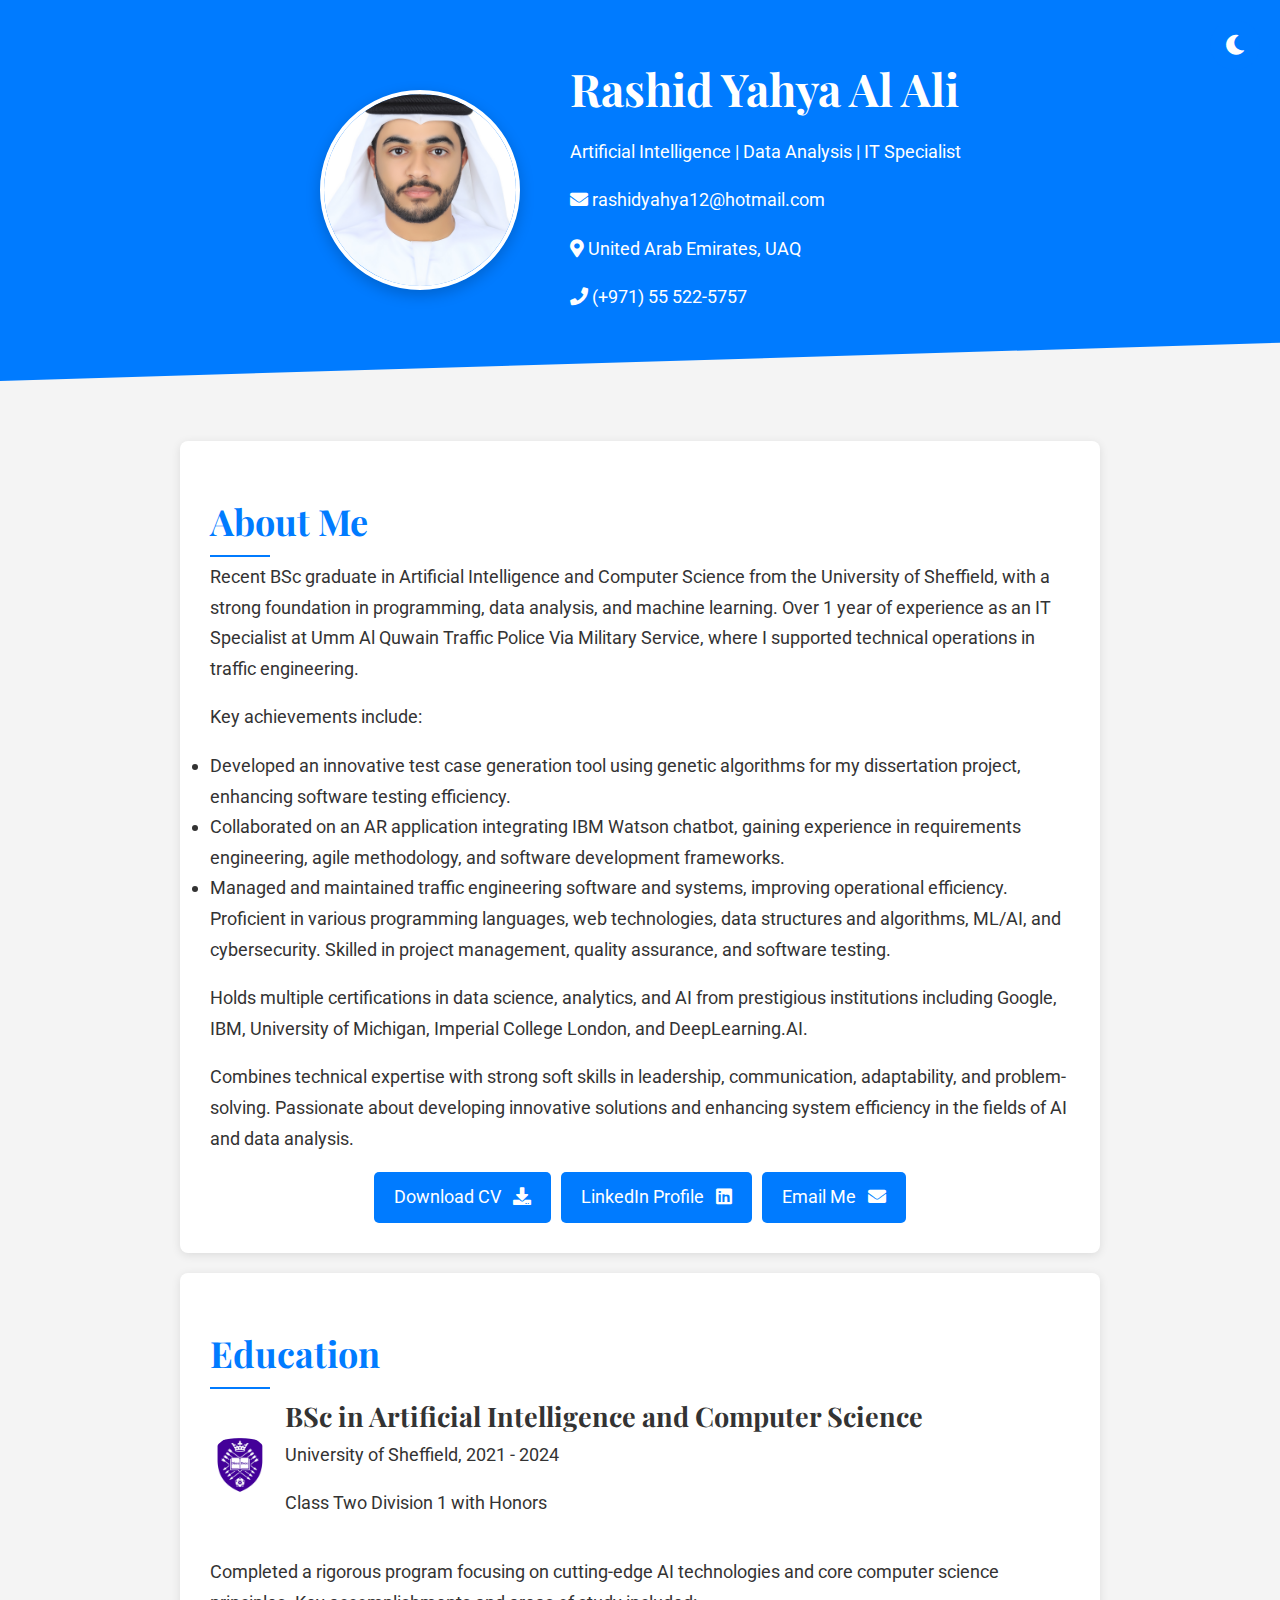
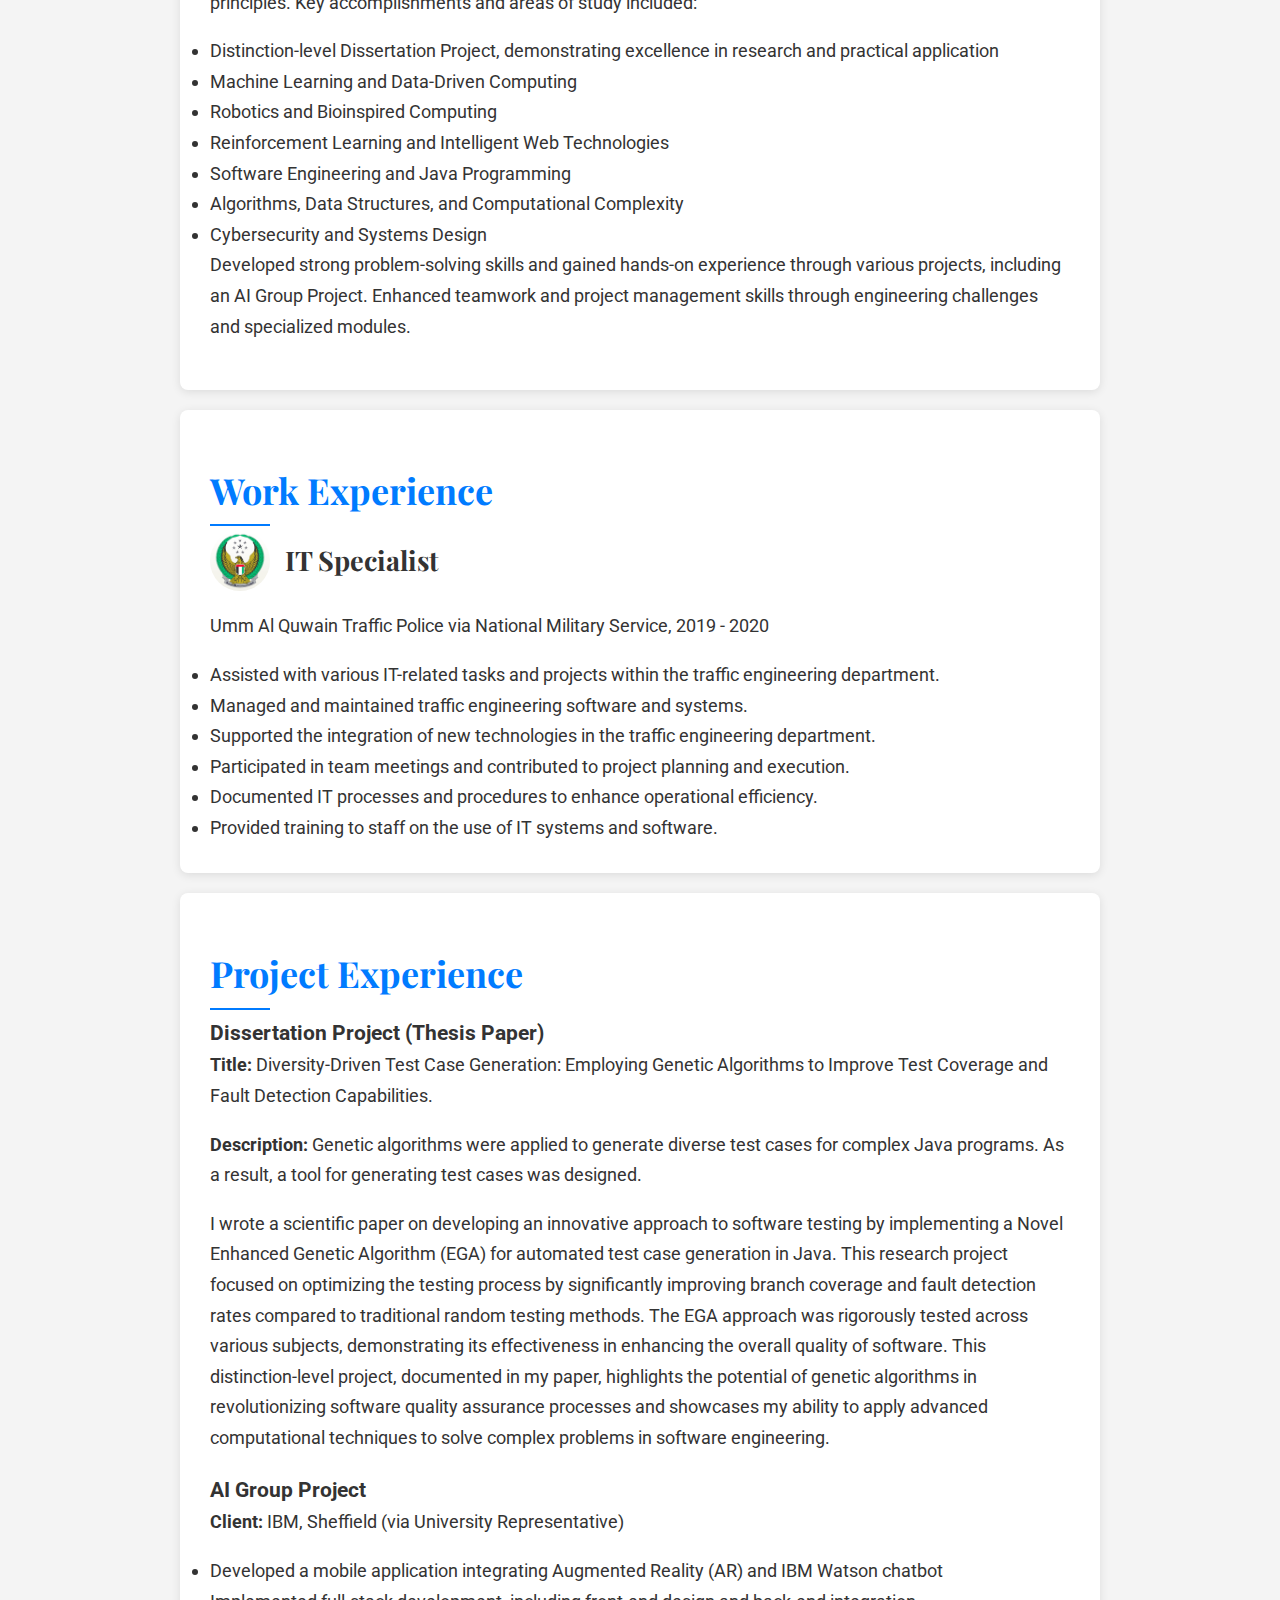
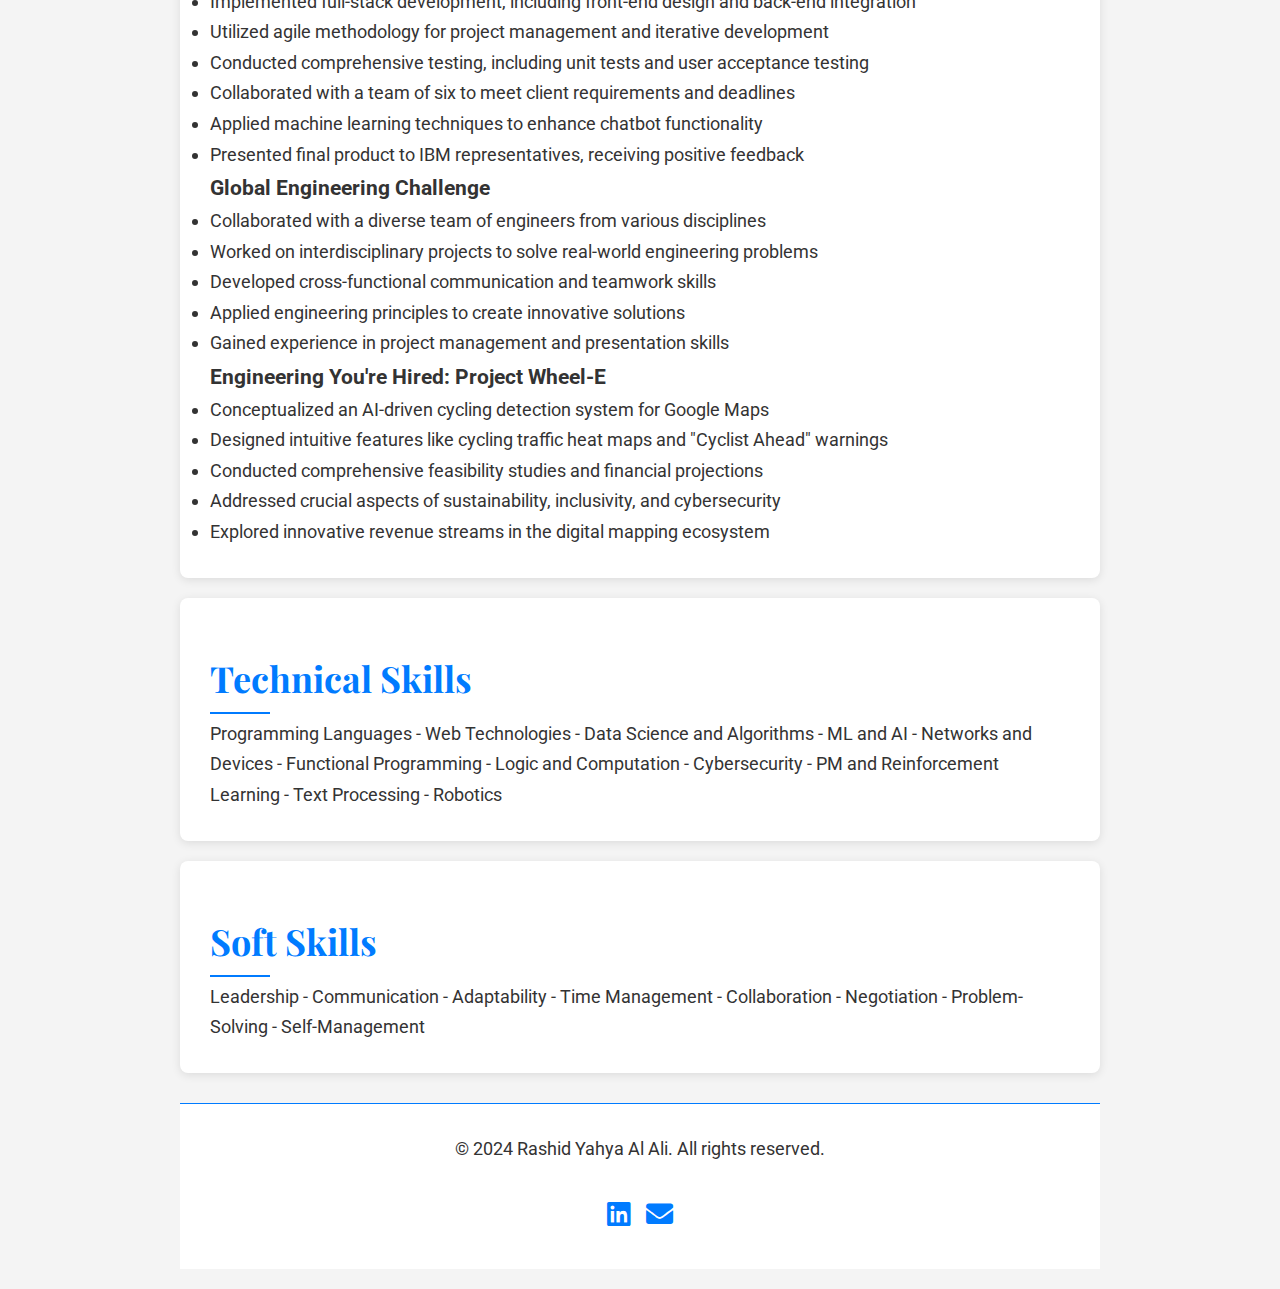
<file: index.html>
<!DOCTYPE html>
<html lang="en">

<head>
    <meta charset="UTF-8">
    <meta name="viewport" content="width=device-width, initial-scale=1.0">
    <title>Rashid Al Ali-CV</title>
    <link rel="icon" href="favicon.ico" type="image/x-icon">
    <link href="https://fonts.googleapis.com/css2?family=Roboto:wght@300;400;700&family=Playfair+Display:wght@400;700&display=swap" rel="stylesheet">
    <link href="https://cdnjs.cloudflare.com/ajax/libs/font-awesome/6.0.0-beta3/css/all.min.css" rel="stylesheet">
    <link rel="stylesheet" href="https://cdnjs.cloudflare.com/ajax/libs/font-awesome/5.15.4/css/all.min.css">
    <link href="css/style.css" rel="stylesheet" />
</head>

<body>
  <button class="toggle-mode" onclick="toggleMode()">
    <i class="fas fa-moon"></i>
    <i class="fas fa-sun"></i>
  </button>

    <header>
        <div class="header-content">
            <img src="/images/pi.jpg" alt="Rashid Yahya Al Ali" class="profile-photo">
            <div class="header-text">
                <h1>Rashid Yahya Al Ali</h1>
                <p>Artificial Intelligence | Data Analysis | IT Specialist</p>
                <div class="contact-info">
                    <p><i class="fas fa-envelope"></i> rashidyahya12@hotmail.com</p>
                    <p><i class="fas fa-map-marker-alt"></i> United Arab Emirates, UAQ</p>
                    <p><i class="fas fa-phone"></i> (+971) 55 522-5757</p>
                </div>
            </div>
        </div>
    </header>

    <div class="container">
      <section class="section fade-in">
        <h2>About Me</h2>
        <p>Recent BSc graduate in Artificial Intelligence and Computer Science from the University of Sheffield, with a strong foundation in programming, data analysis, and machine learning. Over 1 year of experience as an IT Specialist at Umm Al Quwain Traffic Police Via Military Service, where I supported technical operations in traffic engineering.</p>
        <p>Key achievements include:</p>
        <ul>
            <li>Developed an innovative test case generation tool using genetic algorithms for my dissertation project, enhancing software testing efficiency.</li>
            <li>Collaborated on an AR application integrating IBM Watson chatbot, gaining experience in requirements engineering, agile methodology, and software development frameworks.</li>
            <li>Managed and maintained traffic engineering software and systems, improving operational efficiency.</li>
        </ul>
        <p>Proficient in various programming languages, web technologies, data structures and algorithms, ML/AI, and cybersecurity. Skilled in project management, quality assurance, and software testing.</p>
        <p>Holds multiple certifications in data science, analytics, and AI from prestigious institutions including Google, IBM, University of Michigan, Imperial College London, and DeepLearning.AI.</p>
        <p>Combines technical expertise with strong soft skills in leadership, communication, adaptability, and problem-solving. Passionate about developing innovative solutions and enhancing system efficiency in the fields of AI and data analysis.</p>
        <div class="about-links">
            <a href="/pdf/CV.pdf" target="_blank" class="btn">Download CV <i class="fas fa-download"></i></a>
            <a href="https://www.linkedin.com/in/rashid-al-ali-72146621b/" target="_blank" class="btn">LinkedIn Profile <i class="fab fa-linkedin"></i></a>
            <a href="mailto:rashidyahya12@hotmail.com" class="btn">Email Me <i class="fas fa-envelope"></i></a>
        </div>
    </section>

        <section class="section fade-in">
          <h2>Education</h2>
          <div class="education-header">
              <img src="/images/unnamed.png" alt="University of Sheffield logo" class="edu-logo">
              <div>
                  <h3>BSc in Artificial Intelligence and Computer Science</h3>
                  <p>University of Sheffield, 2021 - 2024</p>
                  <p>Class Two Division 1 with Honors</p>
              </div>
          </div>
          <p>Completed a rigorous program focusing on cutting-edge AI technologies and core computer science principles. Key accomplishments and areas of study included:</p>
          <ul>
              <li>Distinction-level Dissertation Project, demonstrating excellence in research and practical application</li>
              <li>Machine Learning and Data-Driven Computing</li>
              <li>Robotics and Bioinspired Computing</li>
              <li>Reinforcement Learning and Intelligent Web Technologies</li>
              <li>Software Engineering and Java Programming</li>
              <li>Algorithms, Data Structures, and Computational Complexity</li>
              <li>Cybersecurity and Systems Design</li>
          </ul>
          <p>Developed strong problem-solving skills and gained hands-on experience through various projects, including an AI Group Project. Enhanced teamwork and project management skills through engineering challenges and specialized modules.</p>
      </section>

      <section class="section fade-in">
          <h2>Work Experience</h2>
          <div class="experience-header">
              <img src="/images/prime.png" alt="Umm Al Quwain Police logo" class="experience-logo">
              <h3>IT Specialist</h3>
          </div>
          <p>Umm Al Quwain Traffic Police via National Military Service, 2019 - 2020</p>
          <ul>
              <li>Assisted with various IT-related tasks and projects within the traffic engineering department.</li>
              <li>Managed and maintained traffic engineering software and systems.</li>
              <li>Supported the integration of new technologies in the traffic engineering department.</li>
              <li>Participated in team meetings and contributed to project planning and execution.</li>
              <li>Documented IT processes and procedures to enhance operational efficiency.</li>
              <li>Provided training to staff on the use of IT systems and software.</li>
          </ul>
      </section>

        <section class="section fade-in">
          <h2>Project Experience</h2>
          <div class="project">
              <h3>Dissertation Project (Thesis Paper)</h3>
              <p><strong>Title:</strong> Diversity-Driven Test Case Generation: Employing Genetic Algorithms to Improve Test Coverage and Fault Detection Capabilities.</p>
              <p><strong>Description:</strong> Genetic algorithms were applied to generate diverse test cases for complex Java programs. As a result, a tool for generating test cases was designed.</p>
              <p>I wrote a scientific paper on developing an innovative approach to software testing by implementing a Novel Enhanced Genetic Algorithm (EGA) for automated test case generation in Java. This research project focused on optimizing the testing process by significantly improving branch coverage and fault detection rates compared to traditional random testing methods. The EGA approach was rigorously tested across various subjects, demonstrating its effectiveness in enhancing the overall quality of software. This distinction-level project, documented in my paper, highlights the potential of genetic algorithms in revolutionizing software quality assurance processes and showcases my ability to apply advanced computational techniques to solve complex problems in software engineering.</p>
          </div>

            <div class="project">
                <h3>AI Group Project</h3>
                <p><strong>Client:</strong> IBM, Sheffield (via University Representative)</p>
                <ul>
                    <li>Developed a mobile application integrating Augmented Reality (AR) and IBM Watson chatbot</li>
                    <li>Implemented full-stack development, including front-end design and back-end integration</li>
                    <li>Utilized agile methodology for project management and iterative development</li>
                    <li>Conducted comprehensive testing, including unit tests and user acceptance testing</li>
                    <li>Collaborated with a team of six to meet client requirements and deadlines</li>
                    <li>Applied machine learning techniques to enhance chatbot functionality</li>
                    <li>Presented final product to IBM representatives, receiving positive feedback</li>
                </ul>
            </div>

            <div class="project">
                <h3>Global Engineering Challenge</h3>
                <ul>
                    <li>Collaborated with a diverse team of engineers from various disciplines</li>
                    <li>Worked on interdisciplinary projects to solve real-world engineering problems</li>
                    <li>Developed cross-functional communication and teamwork skills</li>
                    <li>Applied engineering principles to create innovative solutions</li>
                    <li>Gained experience in project management and presentation skills</li>
                </ul>
            </div>

            <div class="project">
                <h3>Engineering You're Hired: Project Wheel-E</h3>
                <ul>
                    <li>Conceptualized an AI-driven cycling detection system for Google Maps</li>
                    <li>Designed intuitive features like cycling traffic heat maps and "Cyclist Ahead" warnings</li>
                    <li>Conducted comprehensive feasibility studies and financial projections</li>
                    <li>Addressed crucial aspects of sustainability, inclusivity, and cybersecurity</li>
                    <li>Explored innovative revenue streams in the digital mapping ecosystem</li>
                </ul>
            </div>
        </section>

        <section class="section fade-in">
          <h2>Technical Skills</h2>
          <div class="skills-grid">
              <span class="skill-category">Programming Languages</span> - 
              <span class="skill-category">Web Technologies</span> - 
              <span class="skill-category">Data Science and Algorithms</span> - 
              <span class="skill-category">ML and AI</span> - 
              <span class="skill-category">Networks and Devices</span> - 
              <span class="skill-category">Functional Programming</span> - 
              <span class="skill-category">Logic and Computation</span> - 
              <span class="skill-category">Cybersecurity</span> - 
              <span class="skill-category">PM and Reinforcement Learning</span> - 
              <span class="skill-category">Text Processing</span> - 
              <span class="skill-category">Robotics</span>
          </div>
      </section>

      <section class="section fade-in">
        <h2>Soft Skills</h2>
        <div class="skills-grid">
            <span class="skill-category">Leadership</span> - 
            <span class="skill-category">Communication</span> - 
            <span class="skill-category">Adaptability</span> - 
            <span class="skill-category">Time Management</span> - 
            <span class="skill-category">Collaboration</span> - 
            <span class="skill-category">Negotiation</span> - 
            <span class="skill-category">Problem-Solving</span> - 
            <span class="skill-category">Self-Management</span>
        </div>
    </section>
            <footer>
              <div class="footer-content">
                  <p>&copy; 2024 Rashid Yahya Al Ali. All rights reserved.</p>
                  <div class="footer-links">
                      <a href="https://www.linkedin.com/in/rashid-al-ali-72146621b/" target="_blank"><i class="fab fa-linkedin"></i></a>
                      <a href="mailto:rashidyahya12@hotmail.com"><i class="fas fa-envelope"></i></a>
                  </div>
              </div>
          </footer>
          <script>
            
            function toggleMode() {
    document.body.classList.toggle('dark-mode');
    const isDarkMode = document.body.classList.contains('dark-mode');
    const toggleButton = document.querySelector('.toggle-mode');
    toggleButton.querySelector('i.fa-moon').style.display = isDarkMode ? 'none' : 'inline';
    toggleButton.querySelector('i.fa-sun').style.display = isDarkMode ? 'inline' : 'none';
}

document.addEventListener('DOMContentLoaded', () => {
    const isDarkMode = document.body.classList.contains('dark-mode');
    const toggleButton = document.querySelector('.toggle-mode');
    toggleButton.querySelector('i.fa-moon').style.display = isDarkMode ? 'none' : 'inline';
    toggleButton.querySelector('i.fa-sun').style.display = isDarkMode ? 'inline' : 'none';
});
        </script>
</body>

</html>
</file>
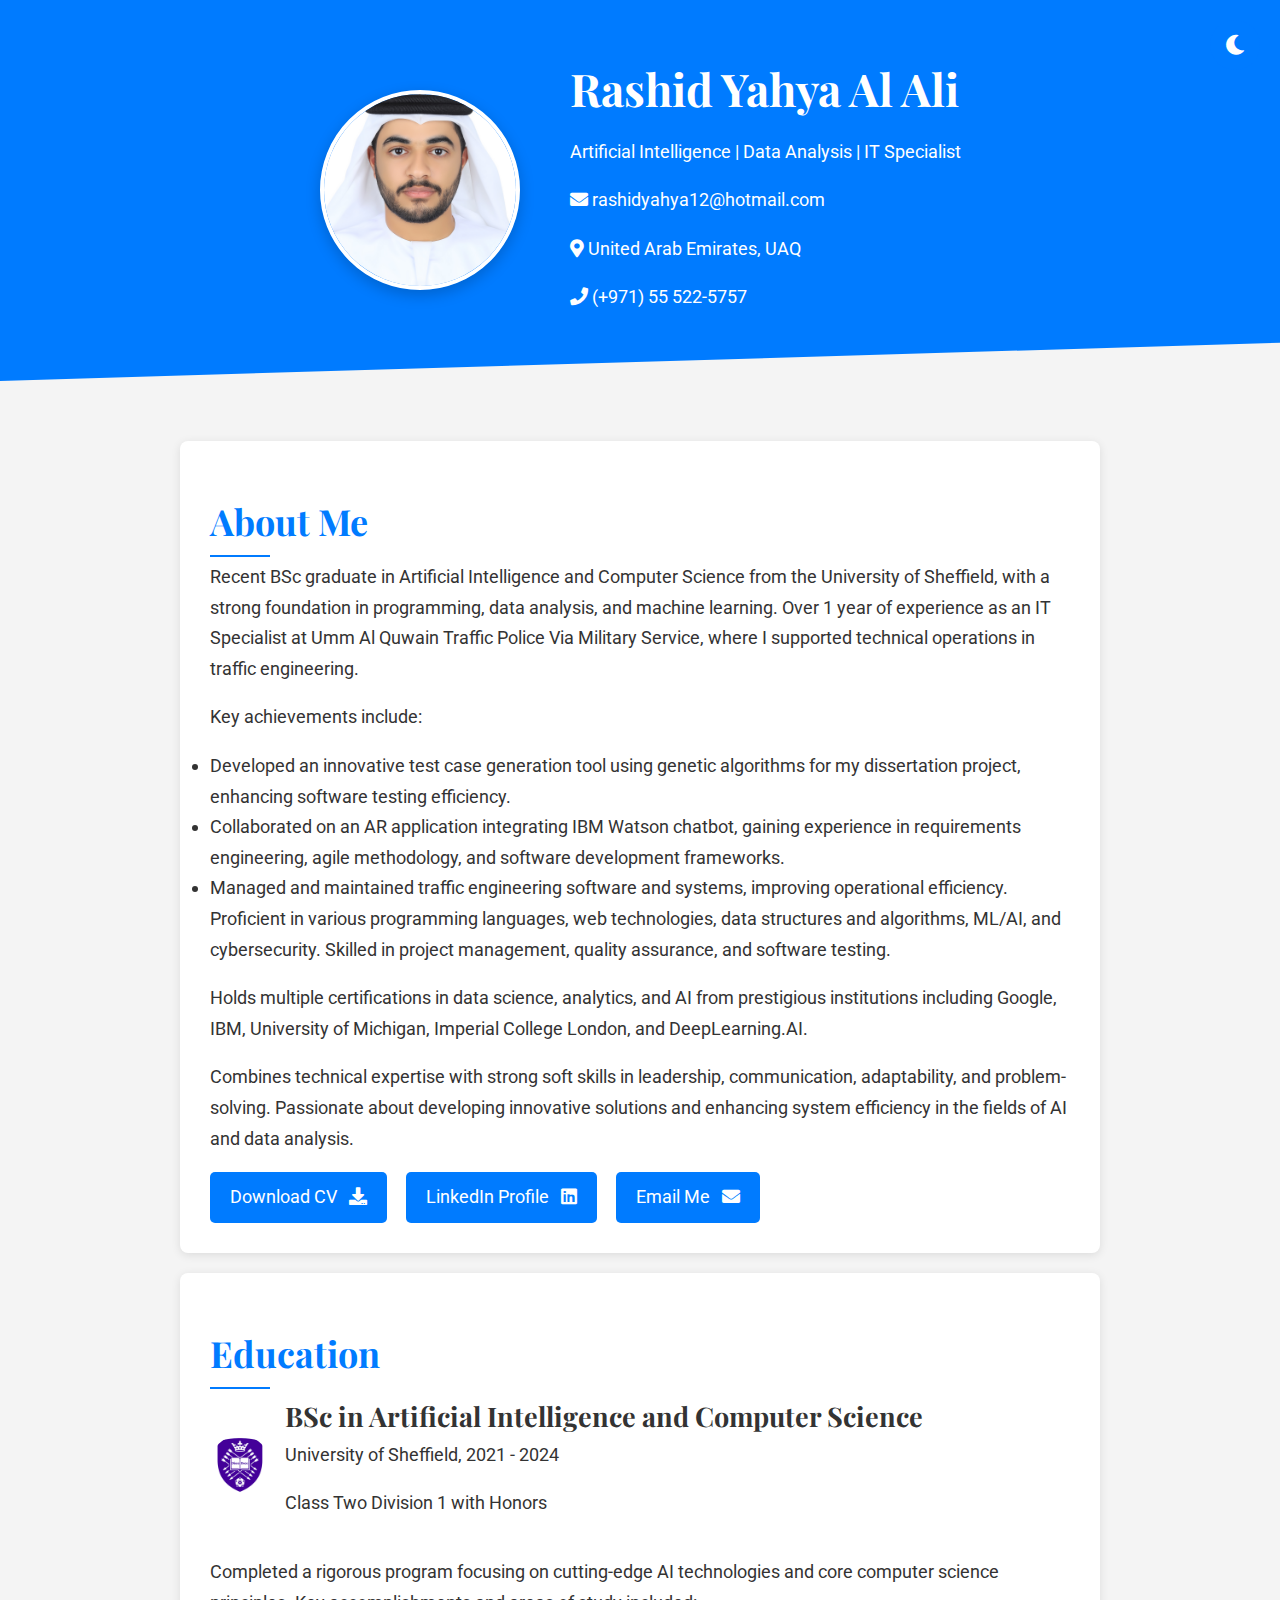
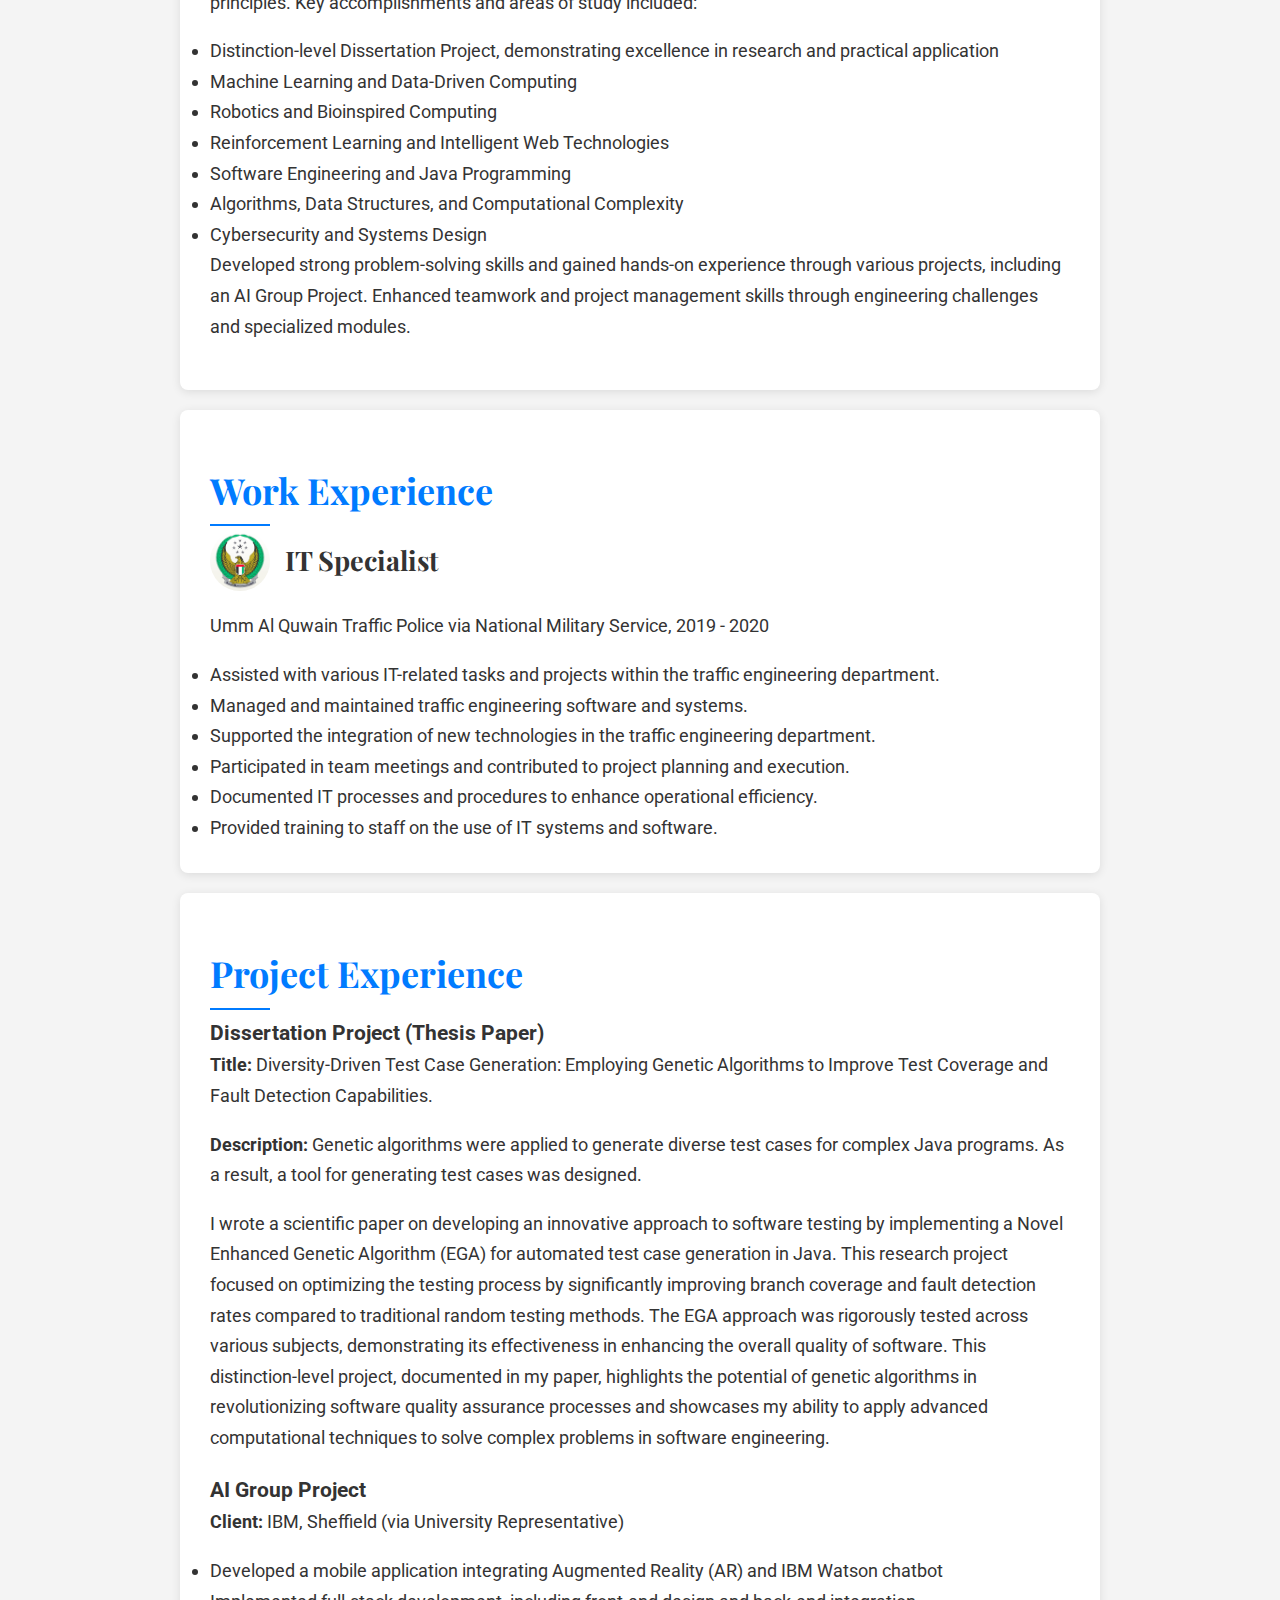
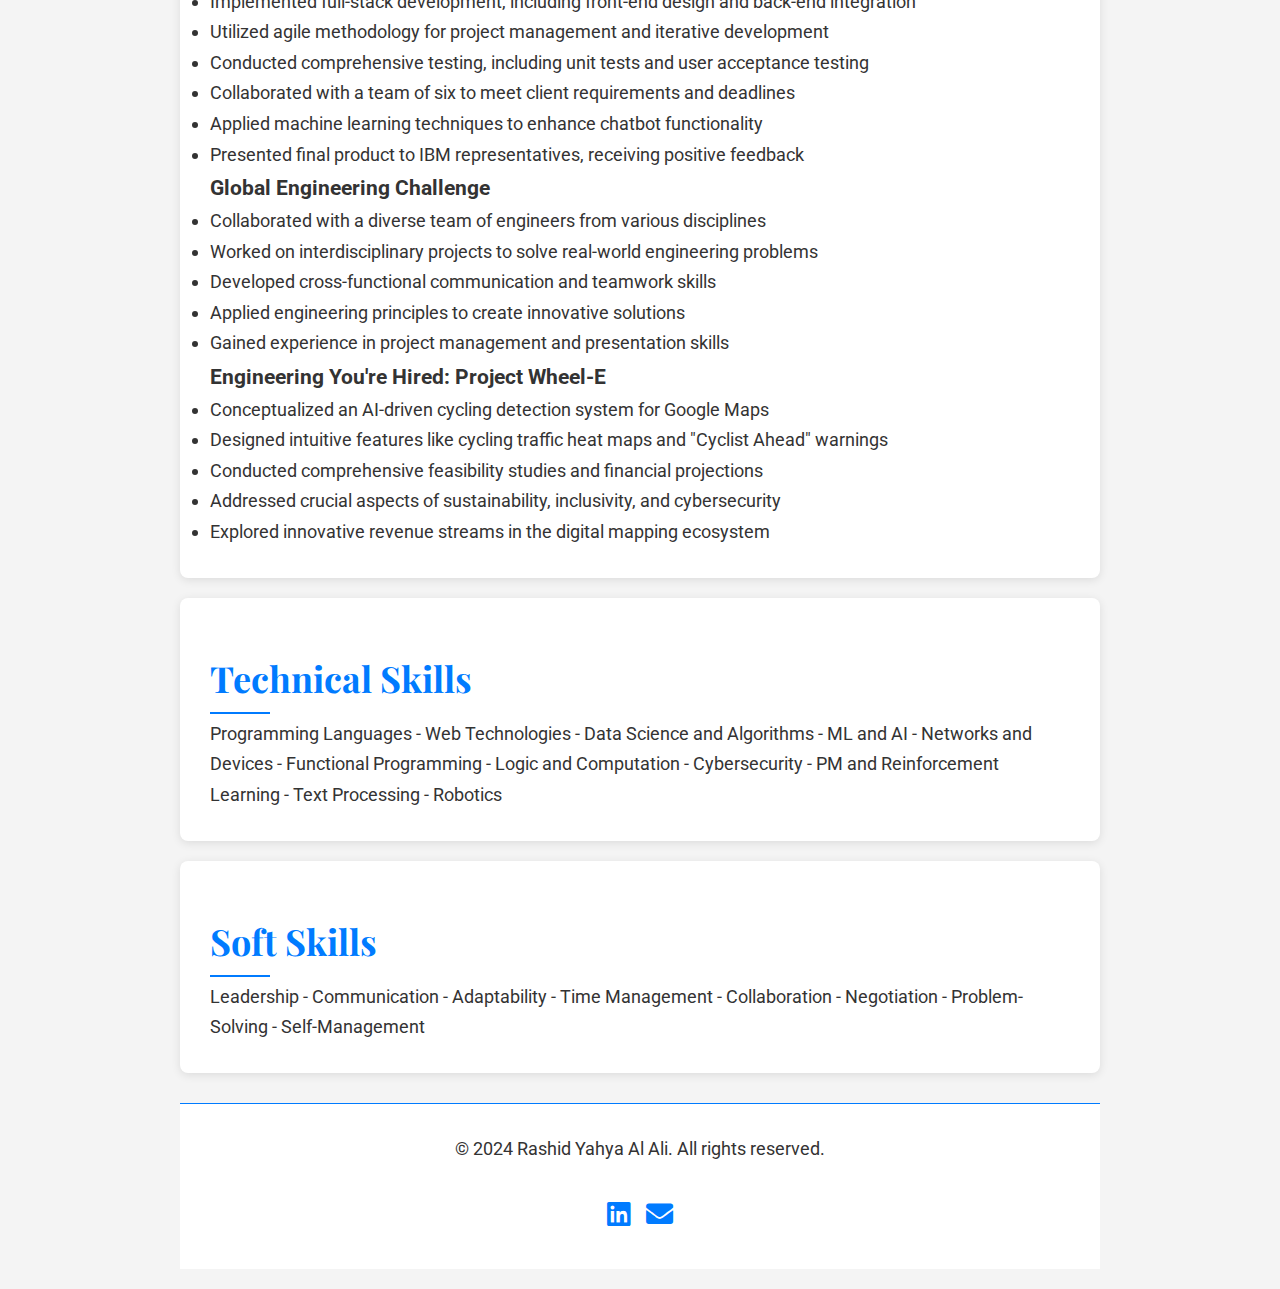
<file: rashidcv/index.html>
<!DOCTYPE html>
<html lang="en">

<head>
    <meta charset="UTF-8">
    <meta name="viewport" content="width=device-width, initial-scale=1.0">
    <title>Rashid Yahya Al Ali - Professional CV</title>
    <link href="https://fonts.googleapis.com/css2?family=Roboto:wght@300;400;700&family=Playfair+Display:wght@400;700&display=swap" rel="stylesheet">
    <link href="https://cdnjs.cloudflare.com/ajax/libs/font-awesome/6.0.0-beta3/css/all.min.css" rel="stylesheet">
    <link rel="stylesheet" href="https://cdnjs.cloudflare.com/ajax/libs/font-awesome/5.15.4/css/all.min.css">
    <link href="css/style.css" rel="stylesheet" />
</head>

<body>
  <button class="toggle-mode" onclick="toggleMode()">
    <i class="fas fa-moon"></i>
    <i class="fas fa-sun"></i>
  </button>

    <header>
        <div class="header-content">
            <img src="/images/Picture.jpg" alt="Rashid Yahya Al Ali" class="profile-photo">
            <div class="header-text">
                <h1>Rashid Yahya Al Ali</h1>
                <p>Artificial Intelligence | Data Analysis | IT Specialist</p>
                <div class="contact-info">
                    <p><i class="fas fa-envelope"></i> rashidyahya12@hotmail.com</p>
                    <p><i class="fas fa-map-marker-alt"></i> United Arab Emirates, UAQ</p>
                    <p><i class="fas fa-phone"></i> (+971) 55 522-5757</p>
                </div>
            </div>
        </div>
    </header>

    <div class="container">
      <section class="section fade-in">
        <h2>About Me</h2>
        <p>Recent BSc graduate in Artificial Intelligence and Computer Science from the University of Sheffield, with a strong foundation in programming, data analysis, and machine learning. Over 1 year of experience as an IT Specialist at Umm Al Quwain Traffic Police Via Military Service, where I supported technical operations in traffic engineering.</p>
        <p>Key achievements include:</p>
        <ul>
            <li>Developed an innovative test case generation tool using genetic algorithms for my dissertation project, enhancing software testing efficiency.</li>
            <li>Collaborated on an AR application integrating IBM Watson chatbot, gaining experience in requirements engineering, agile methodology, and software development frameworks.</li>
            <li>Managed and maintained traffic engineering software and systems, improving operational efficiency.</li>
        </ul>
        <p>Proficient in various programming languages, web technologies, data structures and algorithms, ML/AI, and cybersecurity. Skilled in project management, quality assurance, and software testing.</p>
        <p>Holds multiple certifications in data science, analytics, and AI from prestigious institutions including Google, IBM, University of Michigan, Imperial College London, and DeepLearning.AI.</p>
        <p>Combines technical expertise with strong soft skills in leadership, communication, adaptability, and problem-solving. Passionate about developing innovative solutions and enhancing system efficiency in the fields of AI and data analysis.</p>
        <div class="about-links">
            <a href="/pdf/CV.pdf" target="_blank" class="btn">Download CV <i class="fas fa-download"></i></a>
            <a href="https://www.linkedin.com/in/rashid-al-ali-72146621b/" target="_blank" class="btn">LinkedIn Profile <i class="fab fa-linkedin"></i></a>
            <a href="mailto:rashidyahya12@hotmail.com" class="btn">Email Me <i class="fas fa-envelope"></i></a>
        </div>
    </section>

        <section class="section fade-in">
          <h2>Education</h2>
          <div class="education-header">
              <img src="/images/unnamed.png" alt="University of Sheffield logo" class="edu-logo">
              <div>
                  <h3>BSc in Artificial Intelligence and Computer Science</h3>
                  <p>University of Sheffield, 2021 - 2024</p>
                  <p>Class Two Division 1 with Honors</p>
              </div>
          </div>
          <p>Completed a rigorous program focusing on cutting-edge AI technologies and core computer science principles. Key accomplishments and areas of study included:</p>
          <ul>
              <li>Distinction-level Dissertation Project, demonstrating excellence in research and practical application</li>
              <li>Machine Learning and Data-Driven Computing</li>
              <li>Robotics and Bioinspired Computing</li>
              <li>Reinforcement Learning and Intelligent Web Technologies</li>
              <li>Software Engineering and Java Programming</li>
              <li>Algorithms, Data Structures, and Computational Complexity</li>
              <li>Cybersecurity and Systems Design</li>
          </ul>
          <p>Developed strong problem-solving skills and gained hands-on experience through various projects, including an AI Group Project. Enhanced teamwork and project management skills through engineering challenges and specialized modules.</p>
      </section>

      <section class="section fade-in">
          <h2>Work Experience</h2>
          <div class="experience-header">
              <img src="/images/prime.png" alt="Umm Al Quwain Police logo" class="experience-logo">
              <h3>IT Specialist</h3>
          </div>
          <p>Umm Al Quwain Traffic Police via National Military Service, 2019 - 2020</p>
          <ul>
              <li>Assisted with various IT-related tasks and projects within the traffic engineering department.</li>
              <li>Managed and maintained traffic engineering software and systems.</li>
              <li>Supported the integration of new technologies in the traffic engineering department.</li>
              <li>Participated in team meetings and contributed to project planning and execution.</li>
              <li>Documented IT processes and procedures to enhance operational efficiency.</li>
              <li>Provided training to staff on the use of IT systems and software.</li>
          </ul>
      </section>

        <section class="section fade-in">
          <h2>Project Experience</h2>
          <div class="project">
              <h3>Dissertation Project (Thesis Paper)</h3>
              <p><strong>Title:</strong> Diversity-Driven Test Case Generation: Employing Genetic Algorithms to Improve Test Coverage and Fault Detection Capabilities.</p>
              <p><strong>Description:</strong> Genetic algorithms were applied to generate diverse test cases for complex Java programs. As a result, a tool for generating test cases was designed.</p>
              <p>I wrote a scientific paper on developing an innovative approach to software testing by implementing a Novel Enhanced Genetic Algorithm (EGA) for automated test case generation in Java. This research project focused on optimizing the testing process by significantly improving branch coverage and fault detection rates compared to traditional random testing methods. The EGA approach was rigorously tested across various subjects, demonstrating its effectiveness in enhancing the overall quality of software. This distinction-level project, documented in my paper, highlights the potential of genetic algorithms in revolutionizing software quality assurance processes and showcases my ability to apply advanced computational techniques to solve complex problems in software engineering.</p>
          </div>

            <div class="project">
                <h3>AI Group Project</h3>
                <p><strong>Client:</strong> IBM, Sheffield (via University Representative)</p>
                <ul>
                    <li>Developed a mobile application integrating Augmented Reality (AR) and IBM Watson chatbot</li>
                    <li>Implemented full-stack development, including front-end design and back-end integration</li>
                    <li>Utilized agile methodology for project management and iterative development</li>
                    <li>Conducted comprehensive testing, including unit tests and user acceptance testing</li>
                    <li>Collaborated with a team of six to meet client requirements and deadlines</li>
                    <li>Applied machine learning techniques to enhance chatbot functionality</li>
                    <li>Presented final product to IBM representatives, receiving positive feedback</li>
                </ul>
            </div>

            <div class="project">
                <h3>Global Engineering Challenge</h3>
                <ul>
                    <li>Collaborated with a diverse team of engineers from various disciplines</li>
                    <li>Worked on interdisciplinary projects to solve real-world engineering problems</li>
                    <li>Developed cross-functional communication and teamwork skills</li>
                    <li>Applied engineering principles to create innovative solutions</li>
                    <li>Gained experience in project management and presentation skills</li>
                </ul>
            </div>

            <div class="project">
                <h3>Engineering You're Hired: Project Wheel-E</h3>
                <ul>
                    <li>Conceptualized an AI-driven cycling detection system for Google Maps</li>
                    <li>Designed intuitive features like cycling traffic heat maps and "Cyclist Ahead" warnings</li>
                    <li>Conducted comprehensive feasibility studies and financial projections</li>
                    <li>Addressed crucial aspects of sustainability, inclusivity, and cybersecurity</li>
                    <li>Explored innovative revenue streams in the digital mapping ecosystem</li>
                </ul>
            </div>
        </section>

        <section class="section fade-in">
          <h2>Technical Skills</h2>
          <div class="skills-grid">
              <span class="skill-category">Programming Languages</span> - 
              <span class="skill-category">Web Technologies</span> - 
              <span class="skill-category">Data Science and Algorithms</span> - 
              <span class="skill-category">ML and AI</span> - 
              <span class="skill-category">Networks and Devices</span> - 
              <span class="skill-category">Functional Programming</span> - 
              <span class="skill-category">Logic and Computation</span> - 
              <span class="skill-category">Cybersecurity</span> - 
              <span class="skill-category">PM and Reinforcement Learning</span> - 
              <span class="skill-category">Text Processing</span> - 
              <span class="skill-category">Robotics</span>
          </div>
      </section>

      <section class="section fade-in">
        <h2>Soft Skills</h2>
        <div class="skills-grid">
            <span class="skill-category">Leadership</span> - 
            <span class="skill-category">Communication</span> - 
            <span class="skill-category">Adaptability</span> - 
            <span class="skill-category">Time Management</span> - 
            <span class="skill-category">Collaboration</span> - 
            <span class="skill-category">Negotiation</span> - 
            <span class="skill-category">Problem-Solving</span> - 
            <span class="skill-category">Self-Management</span>
        </div>
    </section>
            <footer>
              <div class="footer-content">
                  <p>&copy; 2024 Rashid Yahya Al Ali. All rights reserved.</p>
                  <div class="footer-links">
                      <a href="https://www.linkedin.com/in/rashid-al-ali-72146621b/" target="_blank"><i class="fab fa-linkedin"></i></a>
                      <a href="mailto:rashidyahya12@hotmail.com"><i class="fas fa-envelope"></i></a>
                  </div>
              </div>
          </footer>
          <script>
            
            function toggleMode() {
    document.body.classList.toggle('dark-mode');
    const isDarkMode = document.body.classList.contains('dark-mode');
    const toggleButton = document.querySelector('.toggle-mode');
    toggleButton.querySelector('i.fa-moon').style.display = isDarkMode ? 'none' : 'inline';
    toggleButton.querySelector('i.fa-sun').style.display = isDarkMode ? 'inline' : 'none';
}

document.addEventListener('DOMContentLoaded', () => {
    const isDarkMode = document.body.classList.contains('dark-mode');
    const toggleButton = document.querySelector('.toggle-mode');
    toggleButton.querySelector('i.fa-moon').style.display = isDarkMode ? 'none' : 'inline';
    toggleButton.querySelector('i.fa-sun').style.display = isDarkMode ? 'inline' : 'none';
});
        </script>
</body>

</html>
</file>
<file: css/style.css>
@import url('https://fonts.googleapis.com/css2?family=Roboto:wght@300;400;700&family=Playfair+Display:wght@400;700&display=swap');

:root {
    --bg-color: #f4f4f4;
    --text-color: #333;
    --accent-color: #007BFF;
    --secondary-bg: #fff;
    --header-bg: #007BFF;
    --hover-color: #0056b3;
    --font-primary: 'Roboto', sans-serif;
    --font-secondary: 'Playfair Display', serif;
}

* {
    box-sizing: border-box;
    margin: 0;
    padding: 0;
}

body {
    font-family: var(--font-primary);
    line-height: 1.7;
    color: var(--text-color);
    background-color: var(--bg-color);
    transition: all 0.3s ease;
    font-size: 16px;
}

.container {
    width: 90%;
    max-width: 1200px;
    margin: 0 auto;
    padding: 20px;
}

header {
    background: var(--header-bg);
    color: white;
    padding: 50px 0;
    text-align: center;
    margin-bottom: 40px;
    clip-path: polygon(0 0, 100% 0, 100% 90%, 0 100%);
}

.header-content {
    display: flex;
    flex-direction: column;
    align-items: center;
    gap: 20px;
}

.profile-photo {
    width: 150px;
    height: 150px;
    border-radius: 50%;
    object-fit: cover;
    border: 4px solid white;
    box-shadow: 0 5px 15px rgba(0, 0, 0, 0.2);
    transition: transform 0.3s ease;
}

.profile-photo:hover {
    transform: scale(1.05);
}

.header-text {
    text-align: center;
}

h1 {
    font-size: 2.5em;
    font-family: var(--font-secondary);
    margin-bottom: 10px;
}

p {
    margin-bottom: 1em;
}

h2 {
    color: var(--accent-color);
    font-size: 2em;
    font-family: var(--font-secondary);
    margin-top: 20px;
    margin-bottom: 10px;
    position: relative;
    display: inline-block;
}

h2::after {
    content: '';
    position: absolute;
    bottom: -5px;
    left: 0;
    width: 60px;
    height: 2px;
    background-color: var(--accent-color);
    transition: width 0.3s ease;
}

h2:hover::after {
    width: 100%;
}

.section {
    background-color: var(--secondary-bg);
    padding: 30px;
    margin-bottom: 20px;
    border-radius: 8px;
    box-shadow: 0 2px 10px rgba(0, 0, 0, 0.1);
    transition: transform 0.3s ease, box-shadow 0.3s ease;
}

.section:hover {
    transform: translateY(-5px);
    box-shadow: 0 5px 15px rgba(0, 0, 0, 0.2);
}

.btn {
    display: inline-block;
    padding: 10px 20px;
    color: white;
    background-color: var(--accent-color);
    border-radius: 5px;
    text-decoration: none;
    font-size: 1em;
    transition: background-color 0.3s ease, color 0.3s ease;
}

.btn i {
    margin-left: 8px;
}

.btn:hover {
    background-color: var(--hover-color);
}

.about-links {
    display: flex;
    flex-direction: column;
    gap: 10px;
    margin-top: 15px;
}

.about-links .btn {
    width: 100%;
    text-align: center;
}

@media (min-width: 768px) {
    .about-links {
        flex-direction: row;
        justify-content: center;
    }

    .about-links .btn {
        width: auto;
    }
}

footer {
    text-align: center;
    padding: 20px;
    background-color: var(--secondary-bg);
    color: var(--text-color);
    border-top: 1px solid var(--accent-color);
    margin-top: 30px;
}

.footer-content {
    display: flex;
    flex-direction: column;
    align-items: center;
    gap: 10px;
}

.footer-links {
    display: flex;
    gap: 15px;
}

.footer-links a {
    color: var(--accent-color);
    font-size: 1.5em;
    transition: color 0.3s ease;
}

.footer-links a:hover {
    color: var(--hover-color);
}

.toggle-mode {
  position: fixed;
  top: 20px;
  right: 20px;
  background-color: var(--accent-color);
  border: none;
  padding: 10px;
  border-radius: 50%;
  cursor: pointer;
  transition: all 0.3s ease;
  display: flex;
  align-items: center;
  justify-content: center;
  width: 50px;
  height: 50px;
  z-index: 1000;
}

.toggle-mode i {
  font-size: 1.5em;
  color: white;
  transition: transform 0.3s ease, opacity 0.3s ease;
}

.toggle-mode .fa-sun {
  opacity: 0;
  transform: scale(0.8);
}

.toggle-mode.dark .fa-moon {
  opacity: 0;
  transform: scale(0.8);
}

.toggle-mode.dark .fa-sun {
  opacity: 1;
  transform: scale(1);
}

.edu-logo, .experience-logo {
    width: 60px;
    height: 60px;
    border-radius: 50%;
    object-fit: cover;
    margin-right: 15px;
    transition: transform 0.3s ease;
}

.education-header, .experience-header {
    display: flex;
    align-items: center;
    margin-bottom: 20px;
}

.education-header h3, .experience-header h3 {
    font-size: 1.5em;
    font-family: var(--font-secondary);
}

@media (min-width: 768px) {
    body {
        font-size: 18px;
    }

    .header-content {
        flex-direction: row;
        justify-content: center;
        gap: 50px;
    }

    .profile-photo {
        width: 200px;
        height: 200px;
    }

    .header-text {
        text-align: left;
    }

    .container {
        width: 80%;
    }

    footer {
        padding: 30px;
    }
}

@media (min-width: 1024px) {
    .container {
        width: 75%;
    }
}

.dark-mode {
    --bg-color: #121212;
    --text-color: #e0e0e0;
    --accent-color: #BB86FC;
    --secondary-bg: #1F1F1F;
    --header-bg: #333333;
    --hover-color: #3700B3;
}

.dark-mode .project h3 {
    color: var(--accent-color);
}
</file>
<file: rashidcv/css/style.css>
@import url('https://fonts.googleapis.com/css2?family=Roboto:wght@300;400;700&family=Playfair+Display:wght@400;700&display=swap');

:root {
    --bg-color: #f4f4f4;
    --text-color: #333;
    --accent-color: #007BFF;
    --secondary-bg: #fff;
    --header-bg: #007BFF;
    --hover-color: #0056b3;
    --font-primary: 'Roboto', sans-serif;
    --font-secondary: 'Playfair Display', serif;
}

* {
    box-sizing: border-box;
    margin: 0;
    padding: 0;
}

body {
    font-family: var(--font-primary);
    line-height: 1.7;
    color: var(--text-color);
    background-color: var(--bg-color);
    transition: all 0.3s ease;
    font-size: 16px;
}

.container {
    width: 90%;
    max-width: 1200px;
    margin: 0 auto;
    padding: 20px;
}

header {
    background: var(--header-bg);
    color: white;
    padding: 50px 0;
    text-align: center;
    margin-bottom: 40px;
    clip-path: polygon(0 0, 100% 0, 100% 90%, 0 100%);
}

.header-content {
    display: flex;
    flex-direction: column;
    align-items: center;
    gap: 20px;
}

.profile-photo {
    width: 150px;
    height: 150px;
    border-radius: 50%;
    object-fit: cover;
    border: 4px solid white;
    box-shadow: 0 5px 15px rgba(0, 0, 0, 0.2);
    transition: transform 0.3s ease;
}

.profile-photo:hover {
    transform: scale(1.05);
}

.header-text {
    text-align: center;
}

h1 {
    font-size: 2.5em;
    font-family: var(--font-secondary);
    margin-bottom: 10px;
}

p {
    margin-bottom: 1em;
}

h2 {
    color: var(--accent-color);
    font-size: 2em;
    font-family: var(--font-secondary);
    margin-top: 20px;
    margin-bottom: 10px;
    position: relative;
    display: inline-block;
}

h2::after {
    content: '';
    position: absolute;
    bottom: -5px;
    left: 0;
    width: 60px;
    height: 2px;
    background-color: var(--accent-color);
    transition: width 0.3s ease;
}

h2:hover::after {
    width: 100%;
}

.section {
    background-color: var(--secondary-bg);
    padding: 30px;
    margin-bottom: 20px;
    border-radius: 8px;
    box-shadow: 0 2px 10px rgba(0, 0, 0, 0.1);
    transition: transform 0.3s ease, box-shadow 0.3s ease;
}

.section:hover {
    transform: translateY(-5px);
    box-shadow: 0 5px 15px rgba(0, 0, 0, 0.2);
}

.btn {
    display: inline-block;
    padding: 10px 20px;
    color: white;
    background-color: var(--accent-color);
    border-radius: 5px;
    text-decoration: none;
    font-size: 1em;
    transition: background-color 0.3s ease, color 0.3s ease;
}

.btn i {
    margin-left: 8px;
}

.btn:hover {
    background-color: var(--hover-color);
}

.about-links {
    margin-top: 15px;
}

.about-links a {
    margin-right: 15px;
    font-size: 1em;
}

footer {
    text-align: center;
    padding: 20px;
    background-color: var(--secondary-bg);
    color: var(--text-color);
    border-top: 1px solid var(--accent-color);
    margin-top: 30px;
}

.footer-content {
    display: flex;
    flex-direction: column;
    align-items: center;
    gap: 10px;
}

.footer-links {
    display: flex;
    gap: 15px;
}

.footer-links a {
    color: var(--accent-color);
    font-size: 1.5em;
    transition: color 0.3s ease;
}

.footer-links a:hover {
    color: var(--hover-color);
}

.toggle-mode {
  position: fixed;
  top: 20px;
  right: 20px;
  background-color: var(--accent-color);
  border: none;
  padding: 10px;
  border-radius: 50%;
  cursor: pointer;
  transition: all 0.3s ease;
  display: flex;
  align-items: center;
  justify-content: center;
  width: 50px;
  height: 50px;
  z-index: 1000;
}

.toggle-mode i {
  font-size: 1.5em;
  color: white;
  transition: transform 0.3s ease, opacity 0.3s ease;
}

.toggle-mode .fa-sun {
  opacity: 0;
  transform: scale(0.8);
}

.toggle-mode.dark .fa-moon {
  opacity: 0;
  transform: scale(0.8);
}

.toggle-mode.dark .fa-sun {
  opacity: 1;
  transform: scale(1);
}

.edu-logo, .experience-logo {
    width: 60px;
    height: 60px;
    border-radius: 50%;
    object-fit: cover;
    margin-right: 15px;
    transition: transform 0.3s ease;
}

.education-header, .experience-header {
    display: flex;
    align-items: center;
    margin-bottom: 20px;
}

.education-header h3, .experience-header h3 {
    font-size: 1.5em;
    font-family: var(--font-secondary);
}

@media (min-width: 768px) {
    body {
        font-size: 18px;
    }

    .header-content {
        flex-direction: row;
        justify-content: center;
        gap: 50px;
    }

    .profile-photo {
        width: 200px;
        height: 200px;
    }

    .header-text {
        text-align: left;
    }

    .container {
        width: 80%;
    }

    footer {
        padding: 30px;
    }
}

@media (min-width: 1024px) {
    .container {
        width: 75%;
    }
}

.dark-mode {
    --bg-color: #121212;
    --text-color: #e0e0e0;
    --accent-color: #BB86FC;
    --secondary-bg: #1F1F1F;
    --header-bg: #333333;
    --hover-color: #3700B3;
}

.dark-mode .project h3 {
    color: var(--accent-color);
}
</file>
